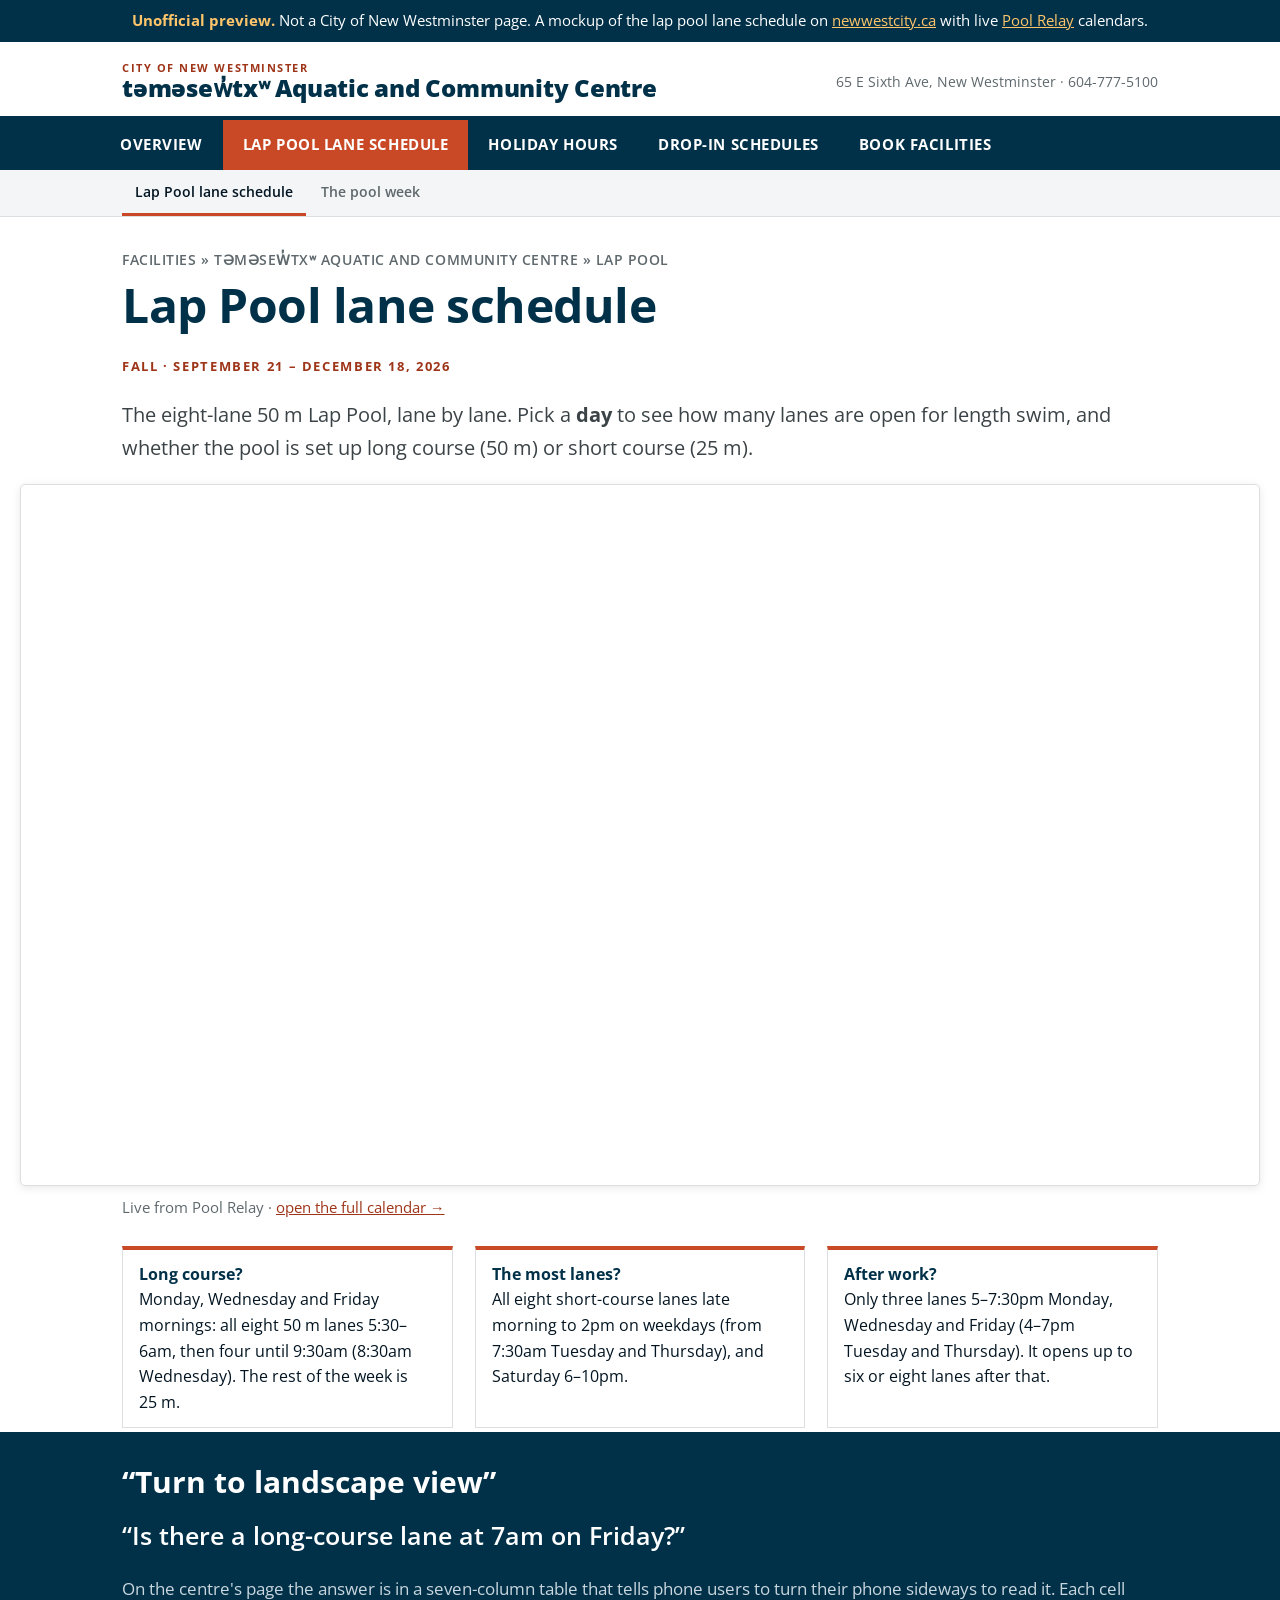
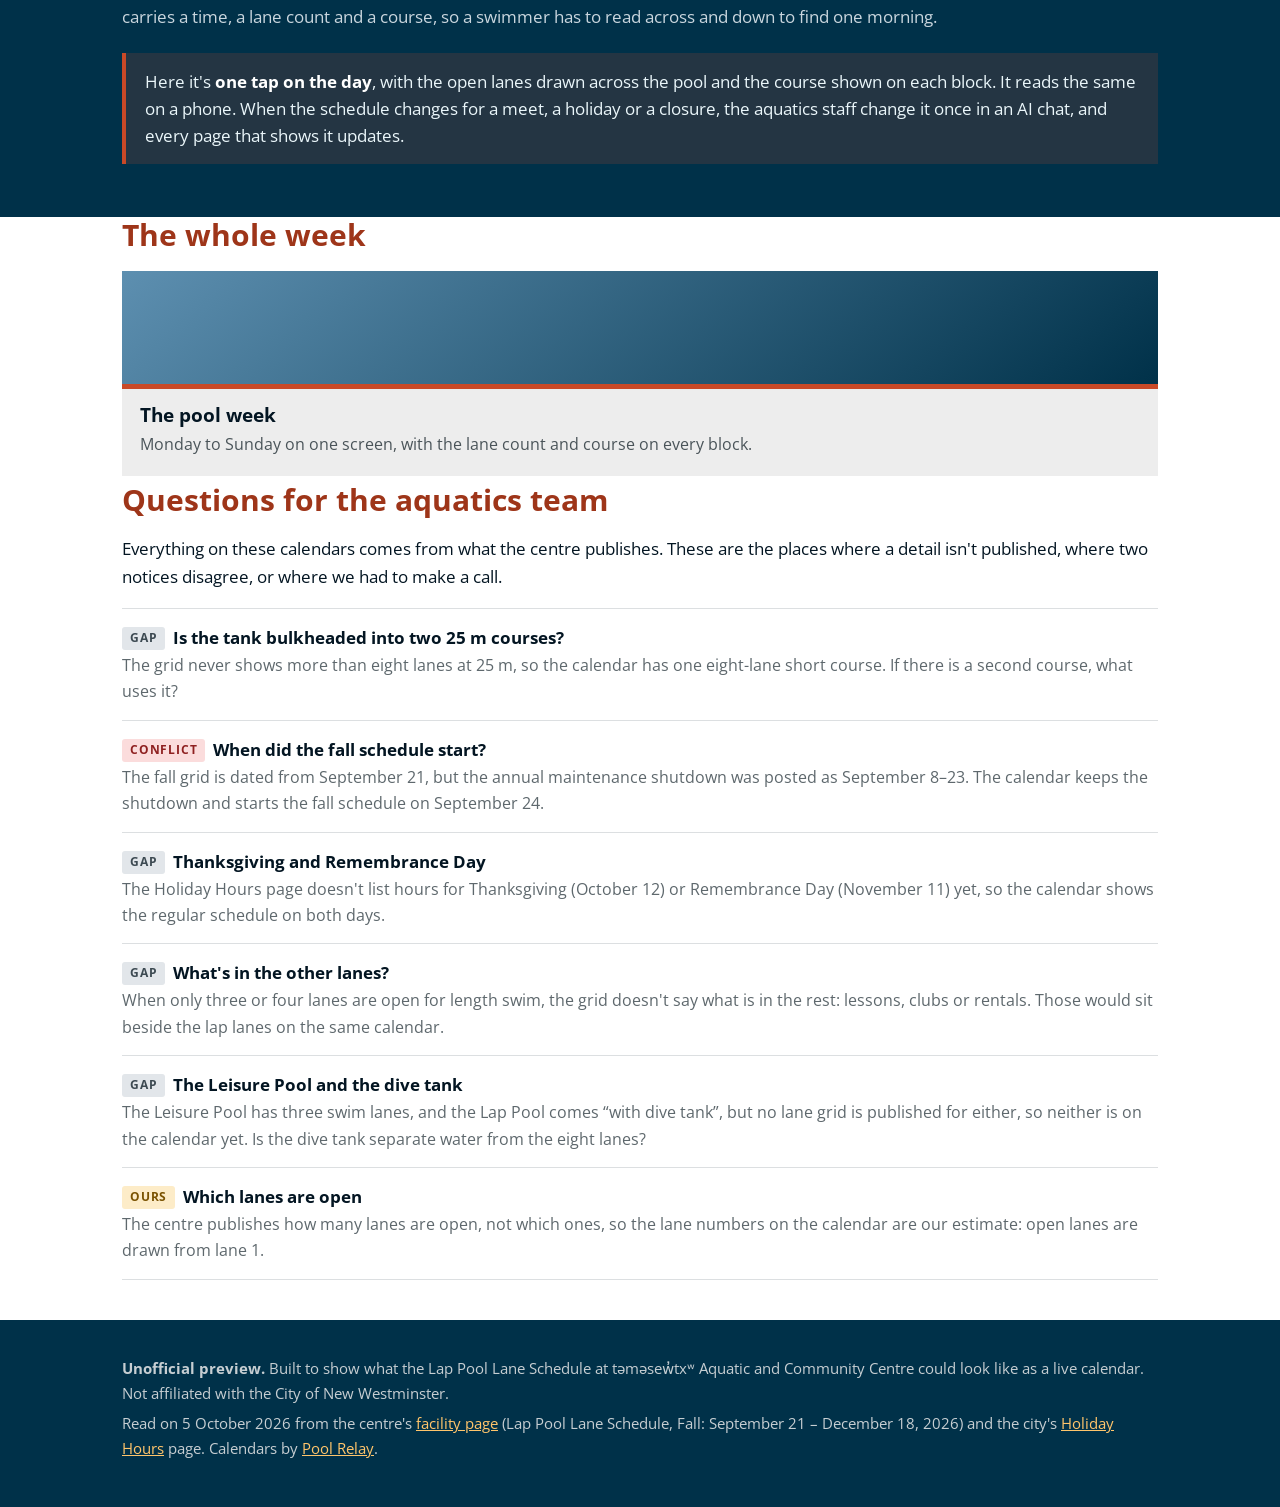
<file: index.html>
<!DOCTYPE html>
<!--
  UNOFFICIAL PREVIEW. Not a City of New Westminster website.
  Generated by build.py — edit that, not this file.
-->
<html lang="en">
<head>
<meta charset="utf-8">
<meta name="viewport" content="width=device-width, initial-scale=1">
<meta name="robots" content="noindex, nofollow">
<title>Lap Pool lane schedule — təməsew̓txʷ Aquatic and Community Centre (preview)</title>
<meta name="description" content="The Lap Pool at təməsew̓txʷ, lane by lane, on a live calendar.">
<link rel="preconnect" href="https://fonts.googleapis.com">
<link rel="preconnect" href="https://fonts.gstatic.com" crossorigin>
<link href="https://fonts.googleapis.com/css2?family=Open+Sans:wght@400;600;700;800&display=swap" rel="stylesheet">
<link rel="stylesheet" href="style.css">
</head>
<body>

<div class="ribbon">
  <b>Unofficial preview.</b> Not a City of New Westminster page. A mockup of the lap pool lane schedule on
  <a href="https://www.newwestcity.ca/parks-and-recreation/facilities/temesewtx-aquatic-and-community-centre" target="_blank" rel="noopener">newwestcity.ca</a> with live
  <a href="https://www.poolrelay.com" target="_blank" rel="noopener">Pool&nbsp;Relay</a> calendars.
</div>

<header class="brandbar">
  <div class="wrap inner">
    <a class="mark" href="index.html"><span class="city">CITY OF NEW WESTMINSTER</span>təməsew̓txʷ Aquatic and Community Centre</a>
    <div class="tel">65 E Sixth Ave, New Westminster &middot; 604-777-5100</div>
  </div>
</header>

<nav class="main">
  <ul>
    <li><a href="https://www.newwestcity.ca/parks-and-recreation/facilities/temesewtx-aquatic-and-community-centre" target="_blank" rel="noopener">Overview</a></li>
    <li class="on"><a href="index.html">Lap Pool Lane Schedule</a></li>
    <li><a href="https://www.newwestcity.ca/parks-and-recreation/holiday-hours" target="_blank" rel="noopener">Holiday Hours</a></li>
    <li><a href="https://www.newwestcity.ca/dropin" target="_blank" rel="noopener">Drop-in Schedules</a></li>
    <li><a href="https://www.newwestcity.ca/parks-and-recreation/book-facilities-fields-and-parks" target="_blank" rel="noopener">Book Facilities</a></li>
  </ul>
</nav>

<nav class="sub">
  <ul>
    <li class="on"><a href="index.html">Lap Pool lane schedule</a></li>
    <li><a href="week.html">The pool week</a></li>
  </ul>
</nav>

<section class="wrap hero">
  <div class="crumb">Facilities &raquo; təməsew̓txʷ Aquatic and Community Centre &raquo; Lap Pool</div>
  <h1>Lap Pool lane schedule</h1>
  <p class="kicker">Fall &middot; September 21 &ndash; December 18, 2026</p>
  <p class="lead">The eight-lane 50&nbsp;m Lap Pool, lane by lane. Pick a <strong>day</strong> to see how many
  lanes are open for length swim, and whether the pool is set up long course (50&nbsp;m) or short course
  (25&nbsp;m).</p>

  <div class="cal ">
    <iframe width="100%" height="640" src="https://www.poolrelay.com/embed/EAC0sD8hAvVP3xbSMiUyXB"
            title="təməsew̓txʷ Aquatic and Community Centre — Lap Pool, one day" loading="lazy"></iframe>
  </div>
  <p class="capt">Live from Pool Relay &middot;
    <a href="https://www.poolrelay.com/v/EAC0sD8hAvVP3xbSMiUyXB" target="_blank" rel="noopener">open the full calendar &rarr;</a>
  </p>


  <div class="try">
    <div><b>Long course?</b>Monday, Wednesday and Friday mornings: all eight 50&nbsp;m lanes 5:30&ndash;6am,
    then four until 9:30am (8:30am Wednesday). The rest of the week is 25&nbsp;m.</div>
    <div><b>The most lanes?</b>All eight short-course lanes late morning to 2pm on weekdays (from 7:30am
    Tuesday and Thursday), and Saturday 6&ndash;10pm.</div>
    <div><b>After work?</b>Only three lanes 5&ndash;7:30pm Monday, Wednesday and Friday (4&ndash;7pm Tuesday
    and Thursday). It opens up to six or eight lanes after that.</div>
  </div>
</section>

<div class="trail">
  <div class="wrap">
    <h2>&ldquo;Turn to landscape view&rdquo;</h2>
    <p class="q">&ldquo;Is there a long-course lane at 7am on Friday?&rdquo;</p>
    <p>On the centre's page the answer is in a seven-column table that tells phone users to turn their
    phone sideways to read it. Each cell carries a time, a lane count and a course, so a swimmer has to
    read across and down to find one morning.</p>
    <p class="answer">Here it's <b>one tap on the day</b>, with the open lanes drawn across the pool and the
    course shown on each block. It reads the same on a phone. When the schedule changes for a meet, a
    holiday or a closure, the aquatics staff change it once in an AI chat, and every page that shows it
    updates.</p>
  </div>
</div>

<section class="wrap">
  <h2>The whole week</h2>
  <div class="cards">
    <a class="card" href="week.html"><div class="pic loc"></div><div class="body">
      <h3>The pool week</h3><p>Monday to Sunday on one screen, with the lane count and course on every
      block.</p></div></a>
  </div>
</section>

<section class="wrap">
  <h2>Questions for the aquatics team</h2>
  <p>Everything on these calendars comes from what the centre publishes. These are the places where a
  detail isn't published, where two notices disagree, or where we had to make a call.</p>

  <ul class="qa">
    <li>
      <div class="q"><span class="tag gap">Gap</span>Is the tank bulkheaded into two 25&nbsp;m courses?</div>
      <div class="a">The grid never shows more than eight lanes at 25&nbsp;m, so the calendar has one
      eight-lane short course. If there is a second course, what uses it?</div>
    </li>
    <li>
      <div class="q"><span class="tag clash">Conflict</span>When did the fall schedule start?</div>
      <div class="a">The fall grid is dated from September 21, but the annual maintenance shutdown was posted
      as September 8&ndash;23. The calendar keeps the shutdown and starts the fall schedule on
      September 24.</div>
    </li>
    <li>
      <div class="q"><span class="tag gap">Gap</span>Thanksgiving and Remembrance Day</div>
      <div class="a">The Holiday Hours page doesn't list hours for Thanksgiving (October 12) or Remembrance
      Day (November 11) yet, so the calendar shows the regular schedule on both days.</div>
    </li>
    <li>
      <div class="q"><span class="tag gap">Gap</span>What's in the other lanes?</div>
      <div class="a">When only three or four lanes are open for length swim, the grid doesn't say what is in
      the rest: lessons, clubs or rentals. Those would sit beside the lap lanes on the same calendar.</div>
    </li>
    <li>
      <div class="q"><span class="tag gap">Gap</span>The Leisure Pool and the dive tank</div>
      <div class="a">The Leisure Pool has three swim lanes, and the Lap Pool comes &ldquo;with dive tank&rdquo;,
      but no lane grid is published for either, so neither is on the calendar yet. Is the dive tank separate
      water from the eight lanes?</div>
    </li>
    <li>
      <div class="q"><span class="tag ours">Ours</span>Which lanes are open</div>
      <div class="a">The centre publishes how many lanes are open, not which ones, so the lane numbers on the
      calendar are our estimate: open lanes are drawn from lane 1.</div>
    </li>
  </ul>
</section>


<footer>
  <div class="wrap">
    <p><strong>Unofficial preview.</strong> Built to show what the Lap Pool Lane Schedule at
    təməsew̓txʷ Aquatic and Community Centre could look like as a live calendar. Not affiliated with the City of New Westminster.</p>
    <p>Read on 5 October 2026 from the centre's
    <a href="https://www.newwestcity.ca/parks-and-recreation/facilities/temesewtx-aquatic-and-community-centre" target="_blank" rel="noopener">facility page</a> (Lap Pool Lane Schedule, Fall:
    September 21 &ndash; December 18, 2026) and the city's
    <a href="https://www.newwestcity.ca/parks-and-recreation/holiday-hours" target="_blank" rel="noopener">Holiday Hours</a> page.
    Calendars by <a href="https://www.poolrelay.com" target="_blank" rel="noopener">Pool Relay</a>.</p>
  </div>
</footer>

</body>
</html>
</file>
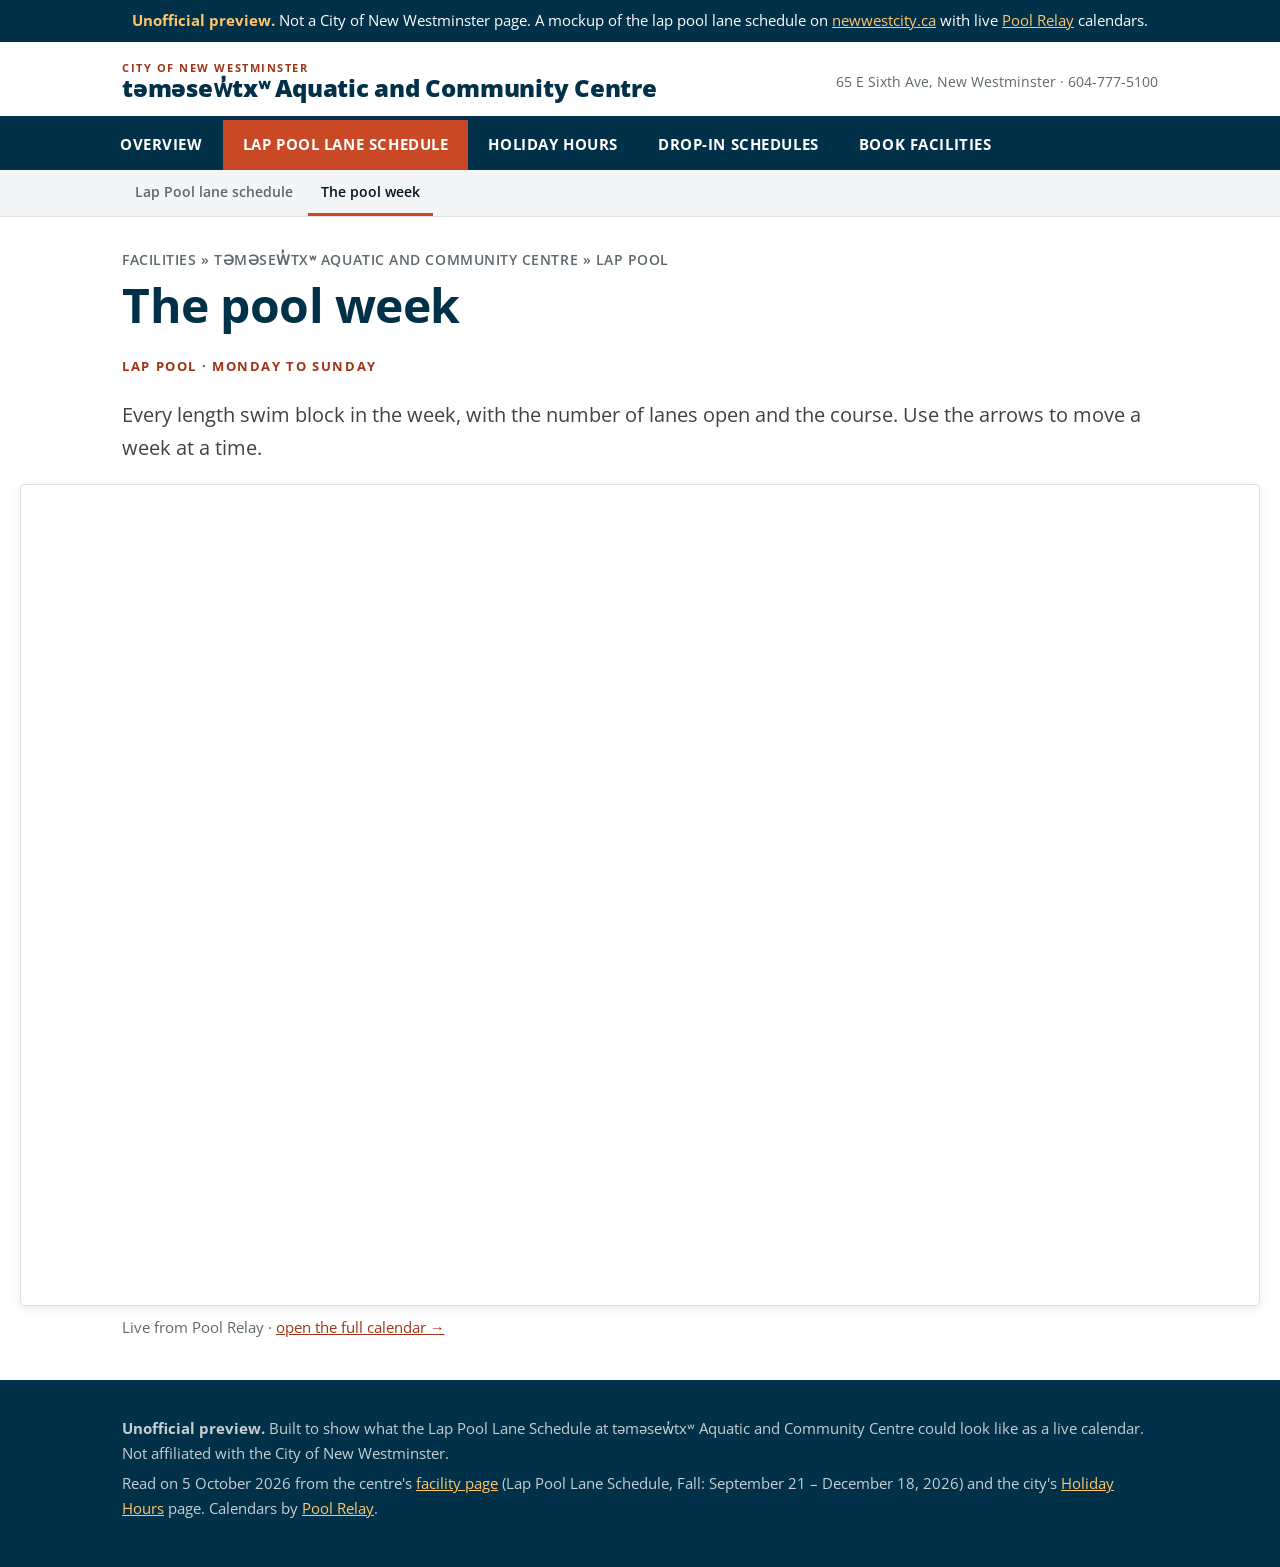
<file: week.html>
<!DOCTYPE html>
<!--
  UNOFFICIAL PREVIEW. Not a City of New Westminster website.
  Generated by build.py — edit that, not this file.
-->
<html lang="en">
<head>
<meta charset="utf-8">
<meta name="viewport" content="width=device-width, initial-scale=1">
<meta name="robots" content="noindex, nofollow">
<title>The pool week — təməsew̓txʷ Aquatic and Community Centre (preview)</title>
<meta name="description" content="The Lap Pool's week at təməsew̓txʷ, with lane counts and course.">
<link rel="preconnect" href="https://fonts.googleapis.com">
<link rel="preconnect" href="https://fonts.gstatic.com" crossorigin>
<link href="https://fonts.googleapis.com/css2?family=Open+Sans:wght@400;600;700;800&display=swap" rel="stylesheet">
<link rel="stylesheet" href="style.css">
</head>
<body>

<div class="ribbon">
  <b>Unofficial preview.</b> Not a City of New Westminster page. A mockup of the lap pool lane schedule on
  <a href="https://www.newwestcity.ca/parks-and-recreation/facilities/temesewtx-aquatic-and-community-centre" target="_blank" rel="noopener">newwestcity.ca</a> with live
  <a href="https://www.poolrelay.com" target="_blank" rel="noopener">Pool&nbsp;Relay</a> calendars.
</div>

<header class="brandbar">
  <div class="wrap inner">
    <a class="mark" href="index.html"><span class="city">CITY OF NEW WESTMINSTER</span>təməsew̓txʷ Aquatic and Community Centre</a>
    <div class="tel">65 E Sixth Ave, New Westminster &middot; 604-777-5100</div>
  </div>
</header>

<nav class="main">
  <ul>
    <li><a href="https://www.newwestcity.ca/parks-and-recreation/facilities/temesewtx-aquatic-and-community-centre" target="_blank" rel="noopener">Overview</a></li>
    <li class="on"><a href="index.html">Lap Pool Lane Schedule</a></li>
    <li><a href="https://www.newwestcity.ca/parks-and-recreation/holiday-hours" target="_blank" rel="noopener">Holiday Hours</a></li>
    <li><a href="https://www.newwestcity.ca/dropin" target="_blank" rel="noopener">Drop-in Schedules</a></li>
    <li><a href="https://www.newwestcity.ca/parks-and-recreation/book-facilities-fields-and-parks" target="_blank" rel="noopener">Book Facilities</a></li>
  </ul>
</nav>

<nav class="sub">
  <ul>
    <li><a href="index.html">Lap Pool lane schedule</a></li>
    <li class="on"><a href="week.html">The pool week</a></li>
  </ul>
</nav>

<section class="wrap hero">
  <div class="crumb">Facilities &raquo; təməsew̓txʷ Aquatic and Community Centre &raquo; Lap Pool</div>
  <h1>The pool week</h1>
  <p class="kicker">Lap Pool &middot; Monday to Sunday</p>
  <p class="lead">Every length swim block in the week, with the number of lanes open and the course.
  Use the arrows to move a week at a time.</p>

  <div class="cal tall">
    <iframe width="100%" height="640" src="https://www.poolrelay.com/embed/RrfODQiaUOkxieHrLF1zaT"
            title="təməsew̓txʷ Aquatic and Community Centre — the Lap Pool week" loading="lazy"></iframe>
  </div>
  <p class="capt">Live from Pool Relay &middot;
    <a href="https://www.poolrelay.com/v/RrfODQiaUOkxieHrLF1zaT" target="_blank" rel="noopener">open the full calendar &rarr;</a>
  </p>

</section>


<footer>
  <div class="wrap">
    <p><strong>Unofficial preview.</strong> Built to show what the Lap Pool Lane Schedule at
    təməsew̓txʷ Aquatic and Community Centre could look like as a live calendar. Not affiliated with the City of New Westminster.</p>
    <p>Read on 5 October 2026 from the centre's
    <a href="https://www.newwestcity.ca/parks-and-recreation/facilities/temesewtx-aquatic-and-community-centre" target="_blank" rel="noopener">facility page</a> (Lap Pool Lane Schedule, Fall:
    September 21 &ndash; December 18, 2026) and the city's
    <a href="https://www.newwestcity.ca/parks-and-recreation/holiday-hours" target="_blank" rel="noopener">Holiday Hours</a> page.
    Calendars by <a href="https://www.poolrelay.com" target="_blank" rel="noopener">Pool Relay</a>.</p>
  </div>
</footer>

</body>
</html>
</file>
<file: style.css>
/* təməsew̓txʷ Aquatic and Community Centre — Pool Relay preview.
   Shared by every preview page. */

:root{
  --cyan:    #c94927;
  --cyan-d:  #9e3519;
  --charcoal:#003149;
  --gold:    #ffae00;
  --ink:     #031522;
  --muted:   #5e686d;
  --rule:    #dcdfe1;
  --wash:    #f3f5f6;
  --card:    #ededed;
  --font:  "Open Sans", Arial, -apple-system, BlinkMacSystemFont, "Segoe UI", Helvetica, Arial, sans-serif;
  --slab:  "Open Sans", Arial, Helvetica, sans-serif;
}
*,*::before,*::after{ box-sizing:border-box }
html{ -webkit-text-size-adjust:100% }
body{ margin:0; background:#fff; color:var(--ink); font-family:var(--font); font-size:17px; line-height:1.65 }
img{ max-width:100%; display:block }
a{ color:var(--cyan-d) }
h1,h2,h3{ font-family:var(--slab); line-height:1.2; margin:0 0 .5em }
h1{ font-size:clamp(30px,5.4vw,48px); letter-spacing:-.01em }
h2{ font-size:clamp(22px,3.4vw,30px); margin-top:0 }
h3{ font-size:19px }
.wrap{ max-width:1080px; margin:0 auto; padding:0 22px }

.ribbon{ background:#003149; color:#fff; font-size:14.5px; line-height:1.55;
  padding:10px 20px; text-align:center }
.ribbon b{ color:var(--gold) }
.ribbon a{ color:#bfe79a }

.brandbar{ padding:20px 0 16px }
.brandbar .inner{ display:flex; align-items:center; gap:14px; flex-wrap:wrap }
.mark{ font-family:var(--slab); font-weight:700; letter-spacing:-.01em;
  font-size:30px; line-height:1; color:#111; text-decoration:none }
.mark .city{ display:block; font-family:var(--font); font-weight:700; font-size:11px;
  letter-spacing:.14em; color:var(--muted); margin-bottom:3px }
.mark .plus{ color:var(--gold) }
.brandbar .tel{ margin-left:auto; font-size:14px; color:var(--muted) }

nav.main{ background:var(--cyan) }
nav.main ul{ list-style:none; margin:0 auto; padding:0; display:flex; flex-wrap:wrap;
  max-width:1080px }
nav.main a{ display:block; padding:13px 20px; color:#003149; text-decoration:none;
  font-weight:700; font-size:14.5px; letter-spacing:.05em; text-transform:uppercase }
nav.main a:hover{ background:rgba(255,255,255,.28) }
nav.main .on a{ background:var(--charcoal); color:#fff }

/* Sub-nav across the seven preview pages. */
nav.sub{ border-bottom:1px solid var(--rule); background:var(--wash) }
nav.sub ul{ list-style:none; margin:0 auto; padding:0 22px; display:flex; flex-wrap:wrap;
  gap:2px; max-width:1080px }
nav.sub a{ display:block; padding:10px 13px; text-decoration:none; color:var(--muted);
  font-weight:600; font-size:14px; border-bottom:3px solid transparent }
nav.sub a:hover{ color:var(--cyan-d) }
nav.sub .on a{ color:var(--ink); border-bottom-color:var(--cyan) }

.crumb{ font-size:13.5px; color:var(--muted); letter-spacing:.04em;
  text-transform:uppercase; padding:22px 0 4px; font-weight:600 }
.crumb a{ color:var(--muted) }

section{ padding:14px 0 36px }
.lead{ font-size:20px; color:#3b4347 }
.kicker{ font-family:var(--font); font-weight:700; font-size:12.5px; letter-spacing:.13em;
  text-transform:uppercase; color:var(--cyan-d); margin:0 0 6px }
.hero{ padding-top:10px }

/* A week of twenty lanes needs more width than a column of prose does, so the
   calendars break out of the text measure and center on the viewport. */
.cal{ border:1px solid var(--rule); border-radius:5px; overflow:hidden;
  box-shadow:0 2px 10px rgba(0,0,0,.09); background:#fff; margin:20px 0 10px;
  position:relative; left:50%; transform:translateX(-50%);
  width:min(1460px, calc(100vw - 40px)) }
.cal iframe{ width:100%; height:700px; border:0; display:block }
.cal.short iframe{ height:560px }
.capt{ font-size:14.5px; color:var(--muted); margin:0 0 26px }

.note{ border:1px solid var(--rule); border-left:5px solid var(--cyan);
  background:var(--wash); padding:16px 20px; margin:22px 0; font-size:16px }
.note .hd{ font-weight:700; display:block; margin-bottom:.25em; font-family:var(--slab) }

/* The dark band that carries a page's argument. */
.trail{ background:#003149; color:#e6ebee; padding:32px 0 36px }
.trail h2{ color:#fff }
.trail .q{ font-family:var(--slab); font-size:clamp(19px,2.6vw,25px); color:#fff;
  margin:0 0 18px; font-weight:600 }
.trail p{ color:#b9c3c9 }
.trail ol, .trail ul{ margin:0; padding-left:22px; color:#b9c3c9; font-size:16px }
.trail li{ margin:.4em 0 }
.trail b, .trail strong{ color:#fff }
.trail .answer{ margin-top:22px; padding:15px 19px; background:rgba(156,207,90,.14);
  border-left:4px solid var(--cyan); color:#eaf6fa; font-size:16.5px }
.trail .answer b{ color:#fff }

.cards{ display:grid; grid-template-columns:repeat(auto-fit,minmax(232px,1fr)); gap:22px;
  margin:18px 0 6px }
.cards.pair{ grid-template-columns:repeat(auto-fit,minmax(260px,1fr)); max-width:620px }
.card{ background:var(--card); display:flex; flex-direction:column;
  color:inherit; text-decoration:none }
a.card:hover{ box-shadow:0 2px 12px rgba(0,0,0,.14) }
.card .pic{ height:118px; background:linear-gradient(140deg,#5fbf8a,#0f5638);
  border-bottom:5px solid var(--gold) }
.card .pic.b{ background:linear-gradient(140deg,#7fd0a8,#2b8f68) }
.card .pic.c{ background:linear-gradient(140deg,#f6c96b,#d98b1d) }
.card .pic.d{ background:linear-gradient(140deg,#c9a6e8,#7b4fb0) }
.card .pic.e{ background:linear-gradient(140deg,#8fb4e8,#2e5fa8) }
.card .pic.f{ background:linear-gradient(140deg,#f2a3a3,#c04a4a) }
.card .pic.g{ background:linear-gradient(140deg,#b6a2e0,#5b2c87) }
.card .pic.h{ background:linear-gradient(140deg,#7fc7e8,#0070c0) }
.card .pic.i{ background:linear-gradient(140deg,#d9b8ea,#af7ac5) }
.card .pic.j{ background:linear-gradient(140deg,#8adad6,#16a5a5) }
.card .body{ padding:15px 18px 18px }
.card h3{ margin:0 0 .3em; font-size:19px }
.card p{ margin:0; font-size:15.5px; color:#4a5459 }
.card .already{ margin-top:11px; padding-top:10px; border-top:1px solid #d6d6d6;
  font-size:14px; color:var(--cyan-d); font-weight:600 }

table.sched{ width:100%; border-collapse:collapse; margin:14px 0 8px; font-size:16px }
table.sched th, table.sched td{ border:1px solid var(--rule); padding:9px 12px; text-align:left }
table.sched th{ background:var(--wash); font-weight:700; font-size:14px;
  text-transform:uppercase; letter-spacing:.04em }
table.sched td.n{ text-align:center; font-variant-numeric:tabular-nums; font-weight:600 }
.scroller{ overflow-x:auto }

.qa{ margin:0; padding:0; list-style:none }
.qa li{ border-top:1px solid var(--rule); padding:15px 0 }
.qa li:last-child{ border-bottom:1px solid var(--rule) }
.qa .q{ font-weight:700; font-family:var(--slab) }
.qa .a{ color:var(--muted); font-size:16px }
.tag{ display:inline-block; font-size:11.5px; font-weight:700; letter-spacing:.07em;
  text-transform:uppercase; padding:2px 8px; border-radius:3px; vertical-align:2px;
  margin-right:8px }
.tag.ours{ background:#fdecc8; color:#7a5200 }
.tag.clash{ background:#fbdcdc; color:#8e2020 }
.tag.gap{ background:#e2e6ea; color:#3d4a52 }

footer{ background:#003149; color:#c6ced2; margin-top:40px; padding:30px 0 40px; font-size:15px }
footer a{ color:#bfe79a }
footer .wrap > p{ margin:.4em 0 }

/* New Westminster: white header with a navy rule, navy nav, rust accents. */
:root{ --teal:#c94927; --teal-d:#9e3519; --night:#003149; --cyan:#c94927; --cyan-d:#9e3519; --gold:#ffae00 }
.brandbar{ background:#fff; border-bottom:4px solid var(--night) }
.mark{ color:var(--night); font-size:24px; font-weight:800 }
.mark .city{ color:var(--teal-d) }
nav.main{ background:var(--night) }
nav.main a{ color:#fff; letter-spacing:.04em }
nav.main a:hover{ background:rgba(255,255,255,.12) }
nav.main .on a{ background:var(--teal); color:#fff }
nav.sub .on a{ border-bottom-color:var(--teal) }
.trail, footer, .ribbon{ background:var(--night) }
.trail p, .trail ol, .trail ul{ color:#c9d6de }
.trail .answer{ background:rgba(201,73,39,.18); border-left-color:var(--teal) }
footer a, .ribbon a{ color:#ffc56b }
.ribbon b{ color:#ffc56b }
h1{ color:var(--night) } h2{ color:var(--teal-d) } .trail h2{ color:#fff }
.kicker{ color:var(--teal-d) }
.facts{ display:grid; grid-template-columns:repeat(auto-fit,minmax(220px,1fr)); gap:14px 26px;
  margin:10px 0 4px; font-size:15.5px; color:#3b4347 }
.facts b{ display:block; color:var(--ink) }
.card .pic{ border-bottom-color:var(--teal) }
.card .pic.lap{ background:linear-gradient(140deg,#7fb2ee,#1f7ae0) }
.card .pic.les{ background:linear-gradient(140deg,#8be0a4,#27ae60) }
.card .pic.team{ background:linear-gradient(140deg,#8a9bd6,#1b2a57) }
.card .pic.fit{ background:linear-gradient(140deg,#c9a6e8,#8e44ad) }
.card .pic.open{ background:linear-gradient(140deg,#ffe08a,#f4b400) }
.card .pic.loc{ background:linear-gradient(140deg,#5d8fb0,#003149) }
.try{ display:grid; grid-template-columns:repeat(auto-fit,minmax(250px,1fr)); gap:14px 22px; margin:14px 0 4px }
.try div{ border:1px solid var(--rule); border-top:4px solid var(--teal); padding:12px 16px; font-size:15.5px; background:#fff }
.try b{ display:block; font-family:var(--slab); color:var(--night) }
.cal.tall iframe{ height:820px }
</file>
